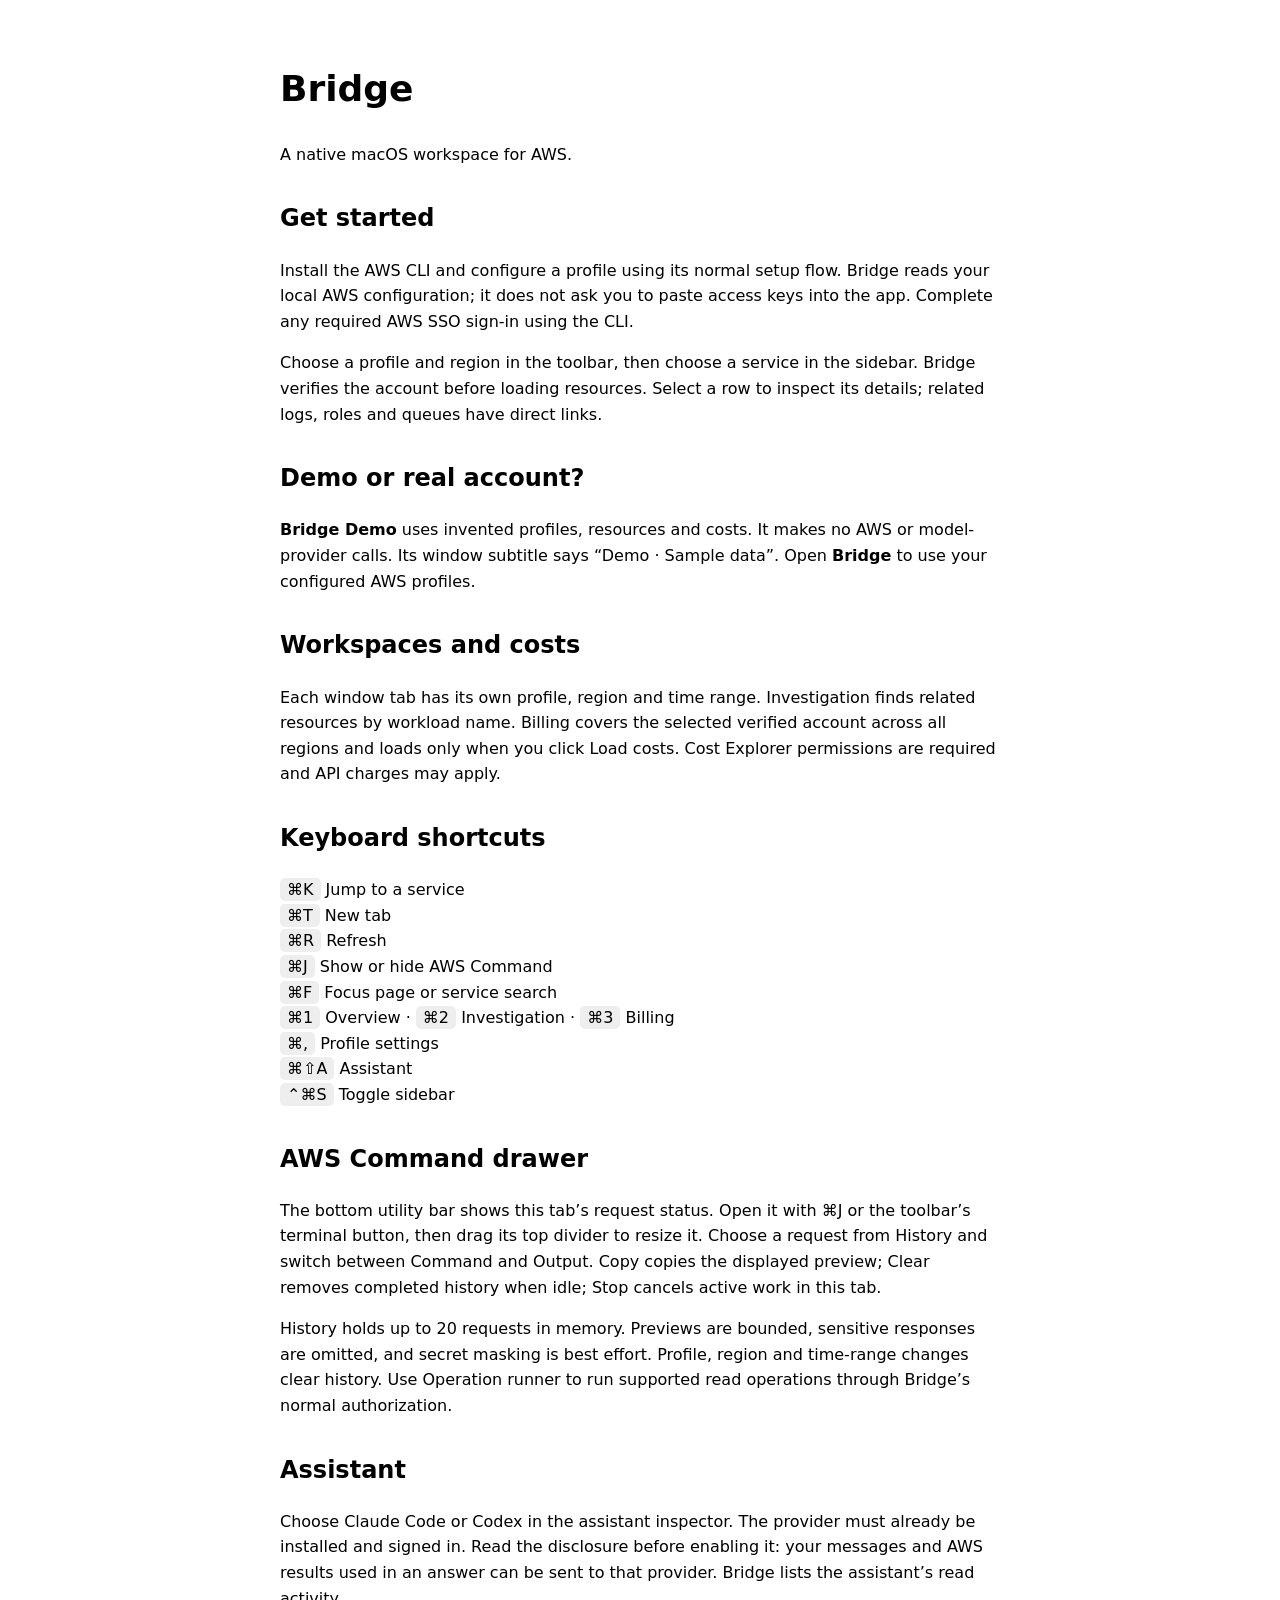
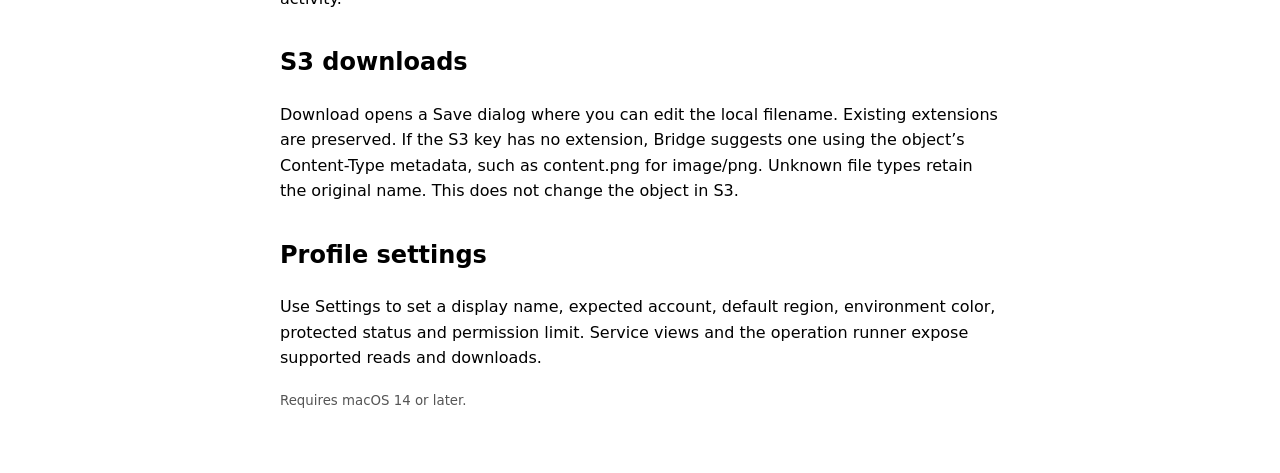
<file: Resources/Bridge Help.html>
<!doctype html><html lang="en"><meta charset="utf-8"><meta name="viewport" content="width=device-width"><title>Bridge Help</title><style>:root{color-scheme:light dark}body{font:16px/1.6 system-ui;max-width:720px;margin:60px auto;padding:0 24px}h1{font-size:36px}h2{margin-top:32px}kbd{font:inherit;background:light-dark(#eee,#333);padding:2px 7px;border-radius:5px}small{color:light-dark(#555,#aaa)}</style><h1>Bridge</h1><p>A native macOS workspace for AWS.</p><h2>Get started</h2><p>Install the AWS CLI and configure a profile using its normal setup flow. Bridge reads your local AWS configuration; it does not ask you to paste access keys into the app. Complete any required AWS SSO sign-in using the CLI.</p><p>Choose a profile and region in the toolbar, then choose a service in the sidebar. Bridge verifies the account before loading resources. Select a row to inspect its details; related logs, roles and queues have direct links.</p><h2>Demo or real account?</h2><p><strong>Bridge Demo</strong> uses invented profiles, resources and costs. It makes no AWS or model-provider calls. Its window subtitle says “Demo · Sample data”. Open <strong>Bridge</strong> to use your configured AWS profiles.</p><h2>Workspaces and costs</h2><p>Each window tab has its own profile, region and time range. Investigation finds related resources by workload name. Billing covers the selected verified account across all regions and loads only when you click Load costs. Cost Explorer permissions are required and API charges may apply.</p><h2>Keyboard shortcuts</h2><p><kbd>⌘K</kbd> Jump to a service<br><kbd>⌘T</kbd> New tab<br><kbd>⌘R</kbd> Refresh<br><kbd>⌘J</kbd> Show or hide AWS Command<br><kbd>⌘F</kbd> Focus page or service search<br><kbd>⌘1</kbd> Overview · <kbd>⌘2</kbd> Investigation · <kbd>⌘3</kbd> Billing<br><kbd>⌘,</kbd> Profile settings<br><kbd>⌘⇧A</kbd> Assistant<br><kbd>⌃⌘S</kbd> Toggle sidebar</p><h2>AWS Command drawer</h2><p>The bottom utility bar shows this tab’s request status. Open it with ⌘J or the toolbar’s terminal button, then drag its top divider to resize it. Choose a request from History and switch between Command and Output. Copy copies the displayed preview; Clear removes completed history when idle; Stop cancels active work in this tab.</p><p>History holds up to 20 requests in memory. Previews are bounded, sensitive responses are omitted, and secret masking is best effort. Profile, region and time-range changes clear history. Use Operation runner to run supported read operations through Bridge’s normal authorization.</p><h2>Assistant</h2><p>Choose Claude Code or Codex in the assistant inspector. The provider must already be installed and signed in. Read the disclosure before enabling it: your messages and AWS results used in an answer can be sent to that provider. Bridge lists the assistant’s read activity.</p><h2>S3 downloads</h2><p>Download opens a Save dialog where you can edit the local filename. Existing extensions are preserved. If the S3 key has no extension, Bridge suggests one using the object’s Content-Type metadata, such as content.png for image/png. Unknown file types retain the original name. This does not change the object in S3.</p><h2>Profile settings</h2><p>Use Settings to set a display name, expected account, default region, environment color, protected status and permission limit. Service views and the operation runner expose supported reads and downloads.</p><small>Requires macOS 14 or later.</small></html>
</file>
